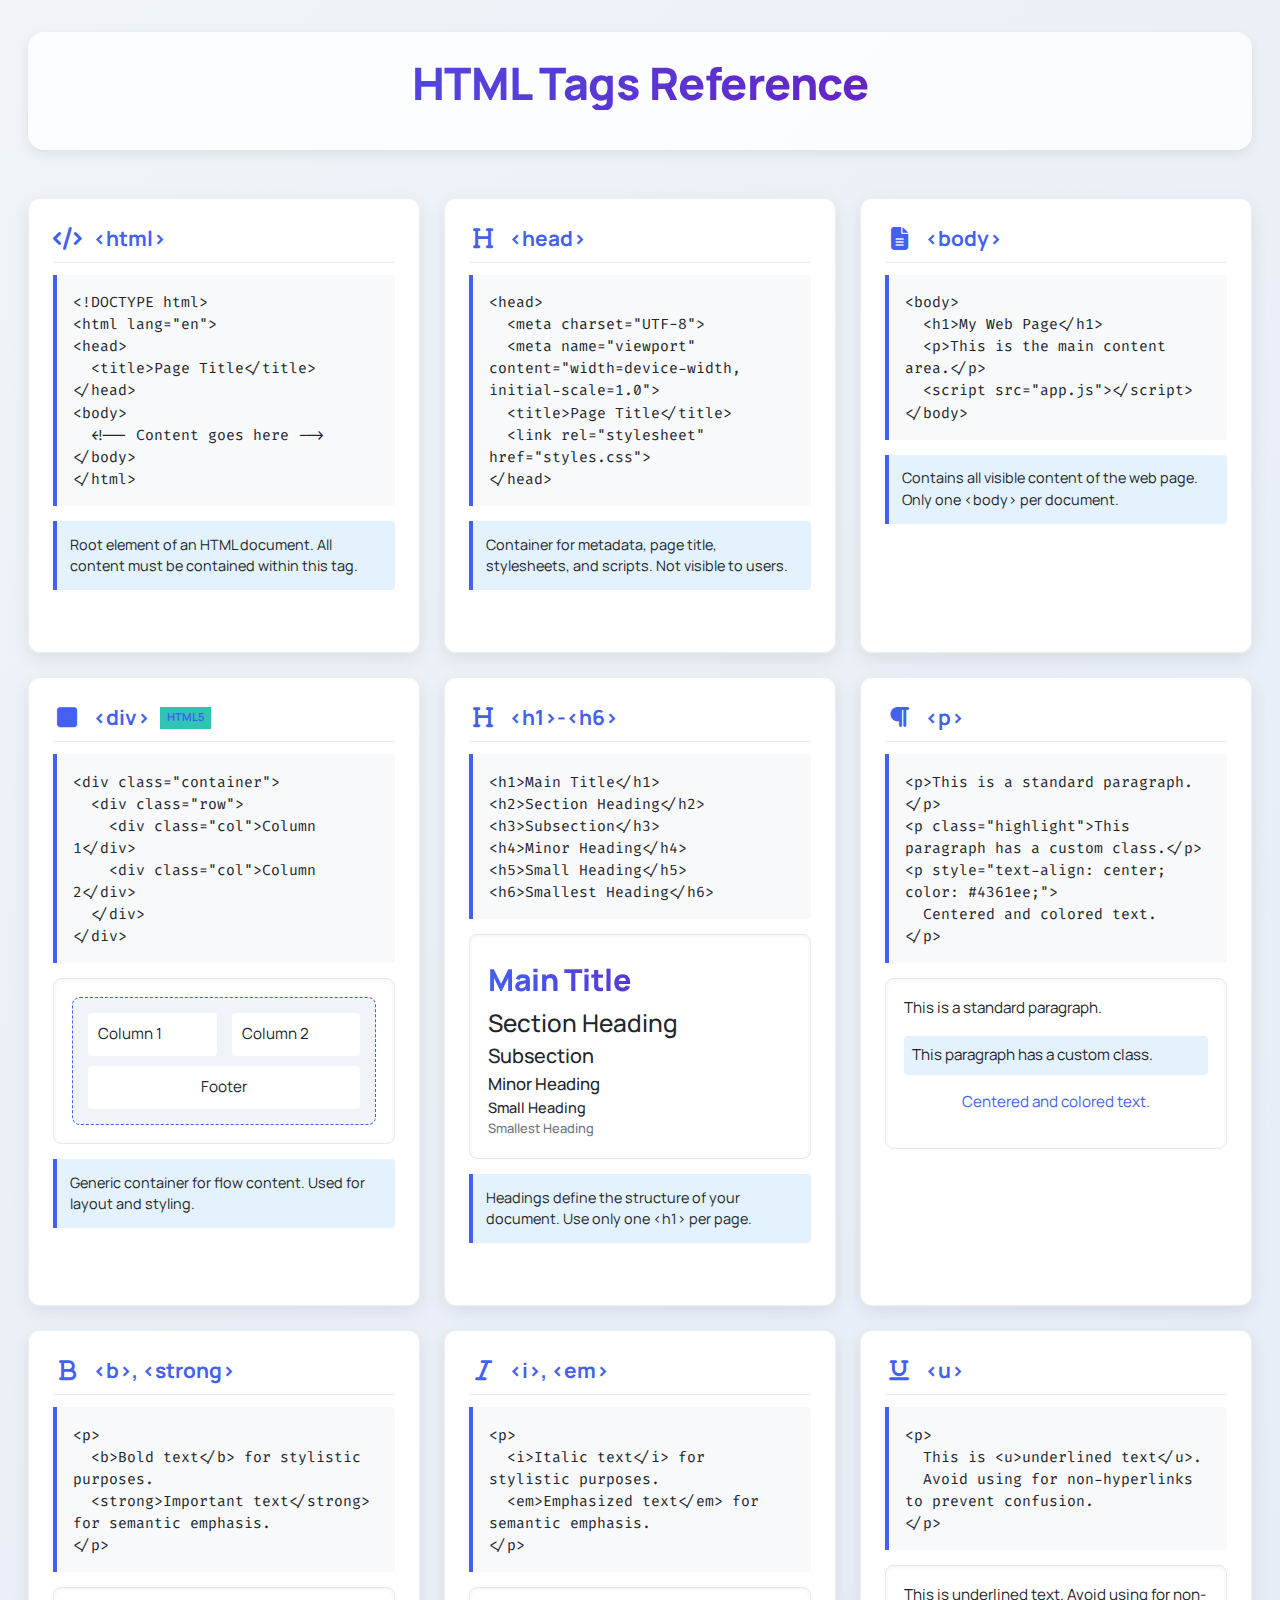
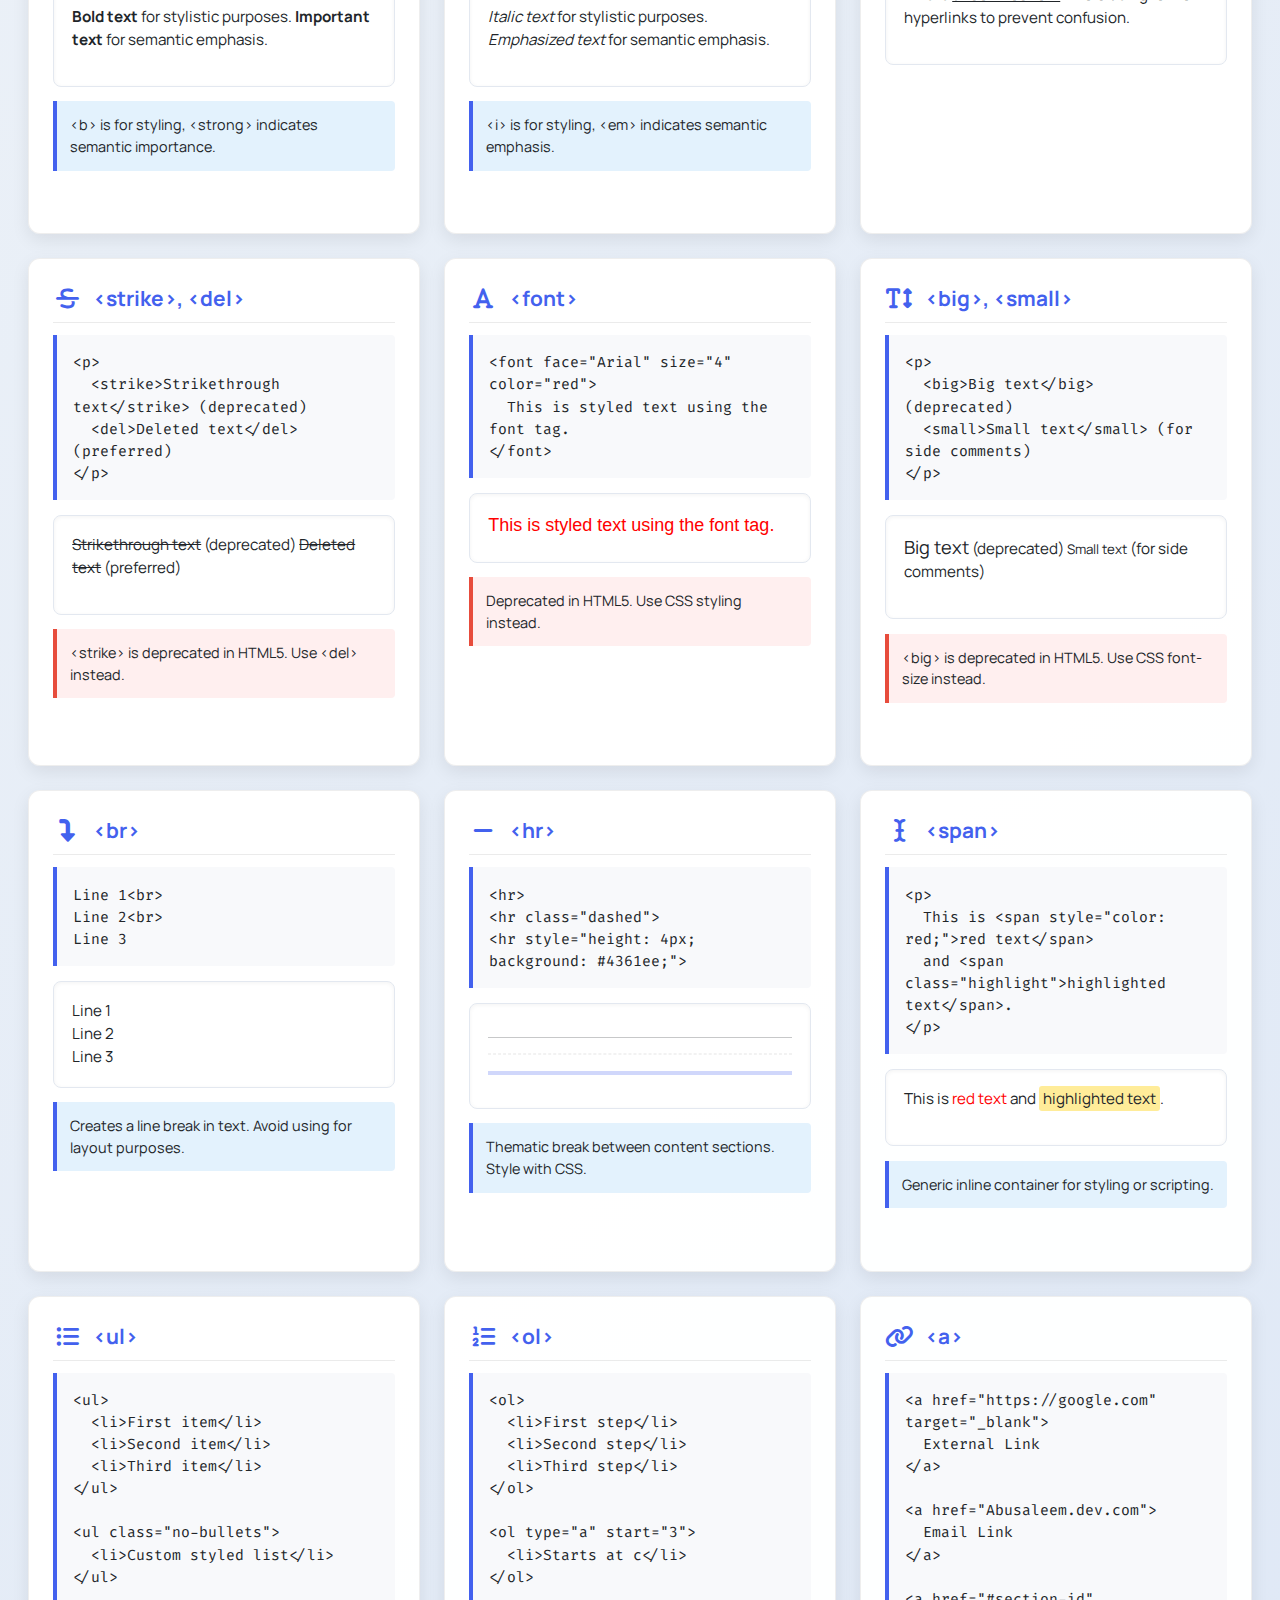
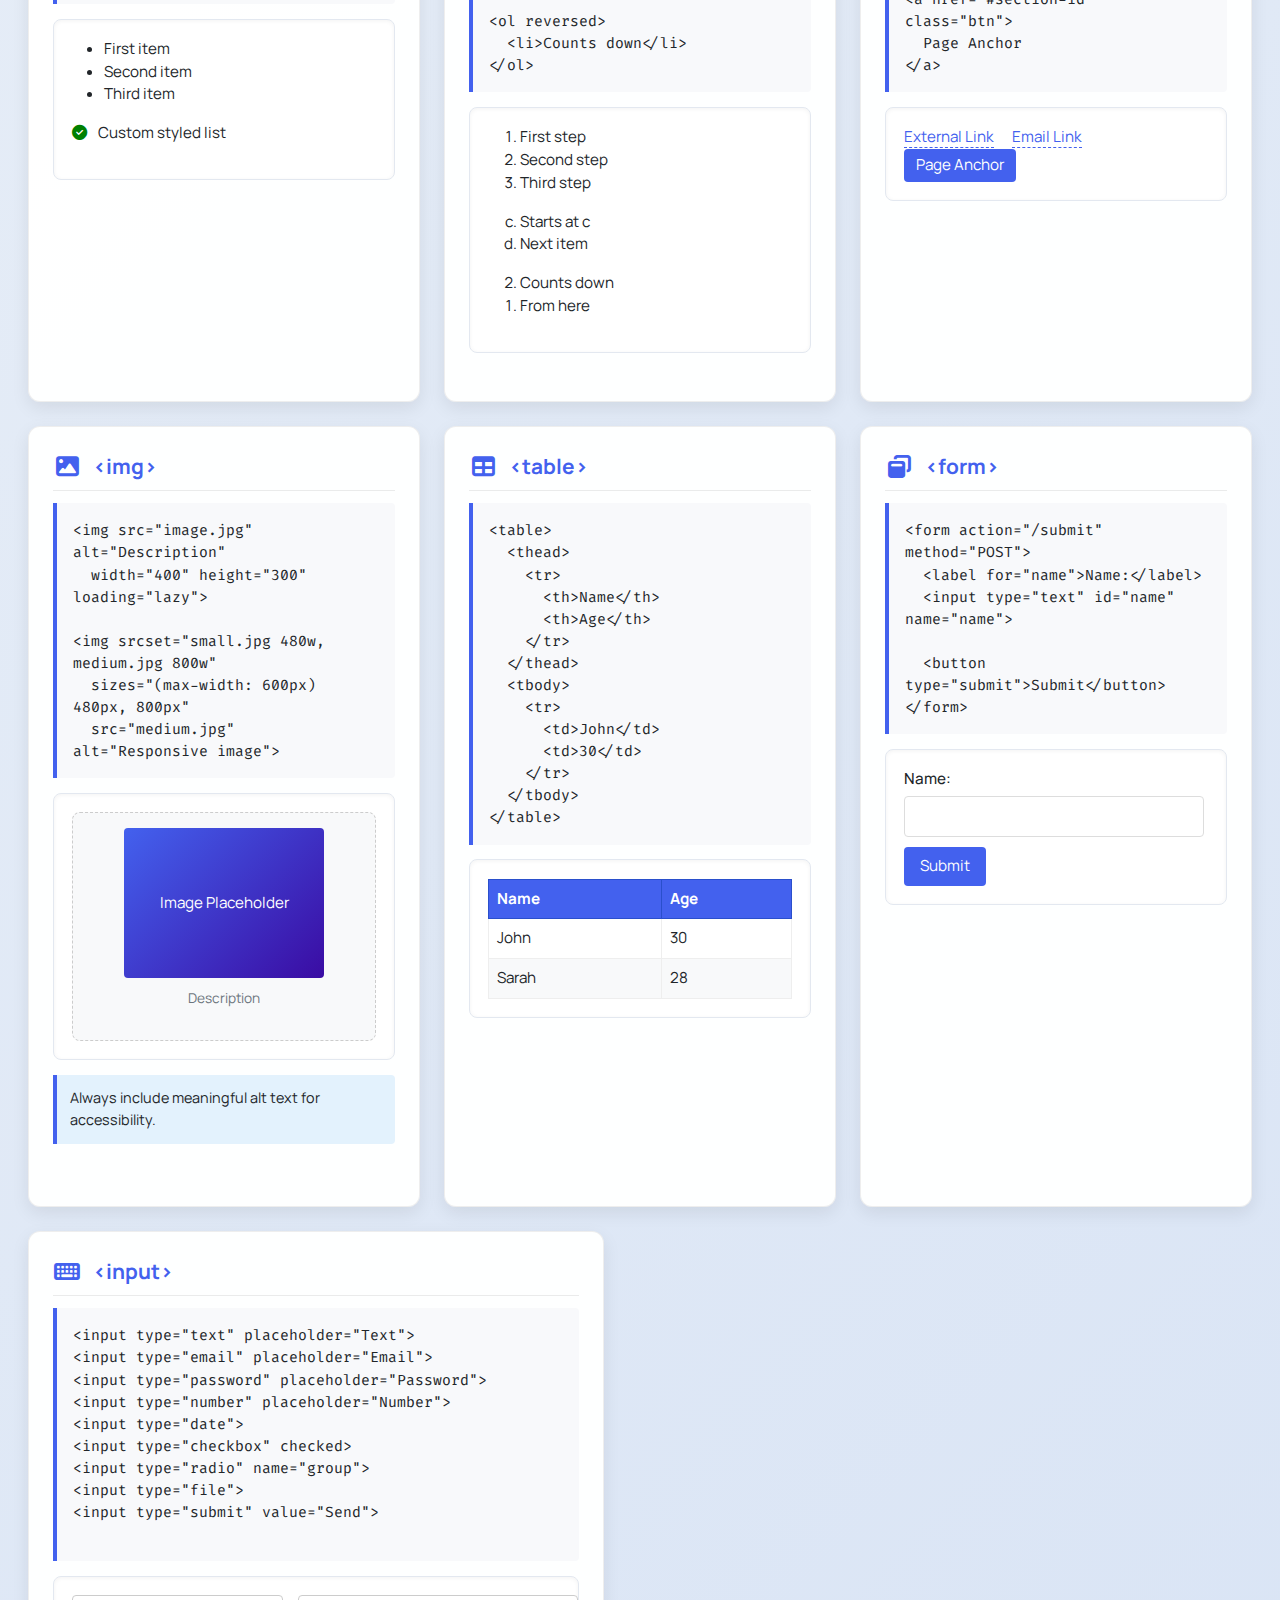
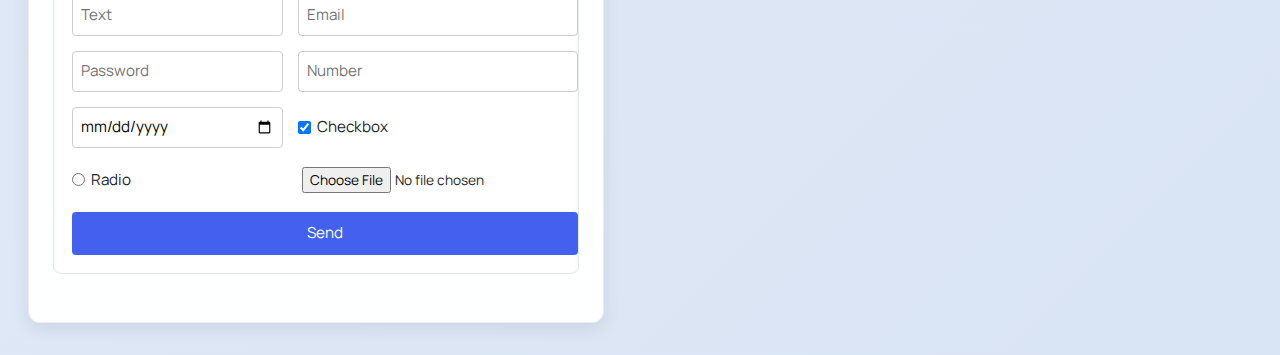
<file: exp1.html>
<!DOCTYPE html>
<html lang="en">

<head>
    <meta charset="UTF-8">
    <meta name="viewport" content="width=device-width, initial-scale=1.0">
    <title>Complete HTML Tags Reference</title>
    <link href="https://cdn.jsdelivr.net/npm/bootstrap@5.3.0/dist/css/bootstrap.min.css" rel="stylesheet">
    <link
        href="https://fonts.googleapis.com/css2?family=Manrope:wght@400;500;700&family=Fira+Code:wght@400;500&display=swap"
        rel="stylesheet">
    <link rel="stylesheet" href="https://cdnjs.cloudflare.com/ajax/libs/font-awesome/6.4.0/css/all.min.css">

    <style>
        :root {
            --primary-color: #4361ee;
            --secondary-color: #3a0ca3;
            --accent-color: #7209b7;
            --light-color: #f8f9fa;
            --dark-color: #212529;
            --success-color: #2ec4b6;
            --warning-color: #ff9f1c;
        }

        * {
            box-sizing: border-box;
        }

        body {
            background: linear-gradient(135deg, #f0f4f8 0%, #d9e4f5 100%);
            font-family: 'Manrope', sans-serif;
            padding: 2rem 1rem;
            color: var(--dark-color);
            min-height: 100vh;
        }

        .container {
            max-width: 1400px;
            margin: 0 auto;
        }

        .header {
            text-align: center;
            margin-bottom: 3rem;
            padding: 1.5rem;
            background: rgba(255, 255, 255, 0.8);
            border-radius: 16px;
            box-shadow: 0 4px 12px rgba(0, 0, 0, 0.08);
        }

        h1 {
            font-weight: 800;
            font-size: 2.8rem;
            margin-bottom: 1rem;
            background: linear-gradient(to right, var(--primary-color), var(--accent-color));
            -webkit-background-clip: text;
            -webkit-text-fill-color: transparent;
            background-clip: text;
            letter-spacing: -0.5px;
        }

        .subtitle {
            color: #5a6268;
            font-size: 1.15rem;
            max-width: 800px;
            margin: 0 auto;
            line-height: 1.6;
        }

        .search-container {
            max-width: 600px;
            margin: 1.5rem auto 0;
        }

        .tag-category {
            margin-top: 3rem;
            margin-bottom: 1.5rem;
            padding: 0.75rem 1.25rem;
            background: linear-gradient(45deg, var(--primary-color), var(--secondary-color));
            color: white;
            border-radius: 8px;
            font-weight: 700;
            font-size: 1.35rem;
            box-shadow: 0 4px 8px rgba(0, 0, 0, 0.1);
            display: flex;
            align-items: center;
        }

        .tag-category i {
            margin-right: 12px;
            font-size: 1.2rem;
        }

        .glass-card {
            background: rgba(255, 255, 255, 0.97);
            border-radius: 12px;
            box-shadow: 0 6px 18px rgba(0, 0, 0, 0.08);
            border: 1px solid rgba(200, 200, 200, 0.3);
            padding: 1.5em;
            margin-bottom: 1.5rem;
            transition: all 0.3s ease;
            height: 100%;
            overflow: hidden;
            position: relative;
        }

        .glass-card:hover {
            transform: translateY(-7px);
            box-shadow: 0 14px 28px rgba(0, 0, 0, 0.15);
        }

        .card-title {
            font-size: 1.3rem;
            font-weight: 700;
            color: var(--primary-color);
            margin-bottom: 0.75rem;
            display: flex;
            align-items: center;
            padding-bottom: 8px;
            border-bottom: 1px solid rgba(0, 0, 0, 0.08);
        }

        .card-title i {
            margin-right: 12px;
            font-size: 1.1em;
            width: 28px;
            text-align: center;
        }

        pre {
            font-family: 'Fira Code', monospace;
            background: #f8f9fb;
            border-left: 4px solid var(--primary-color);
            padding: 1.1em;
            margin-bottom: 1em;
            font-size: 0.92rem;
            white-space: pre-wrap;
            border-radius: 0 4px 4px 0;
            overflow-x: auto;
            line-height: 1.5;
            tab-size: 2;
        }

        .output-box {
            background: #ffffff;
            border: 1px solid #e3e8f0;
            border-radius: 8px;
            padding: 1.2em;
            font-size: 0.95rem;
            box-shadow: inset 0 1px 4px rgba(0, 0, 0, 0.05);
            min-height: 70px;
            margin-top: 0.8rem;
        }

        

        

        .note {
            background-color: #e3f2fd;
            border-left: 4px solid var(--primary-color);
            padding: 0.9em;
            margin: 1em 0;
            font-size: 0.9rem;
            border-radius: 0 4px 4px 0;
            line-height: 1.5;
        }

        .deprecated {
            background-color: #ffefef;
            border-left: 4px solid #e74c3c;
        }

        .footer {
            text-align: center;
            margin-top: 4rem;
            padding: 2rem;
            color: #6c757d;
            font-size: 0.95rem;
            background: rgba(255, 255, 255, 0.8);
            border-radius: 16px;
            box-shadow: 0 4px 12px rgba(0, 0, 0, 0.06);
        }

        .tag-count {
            display: inline-block;
            background: var(--primary-color);
            color: white;
            padding: 0.25em 0.8em;
            border-radius: 20px;
            font-size: 0.9rem;
            margin-left: 10px;
            vertical-align: middle;
        }

        .badge-new {
            background: var(--success-color);
            font-size: 0.7rem;
            padding: 0.25em 0.6em;
            margin-left: 10px;
            vertical-align: super;
        }

        .badge-deprecated {
            background: #e74c3c;
            font-size: 0.7rem;
            padding: 0.25em 0.6em;
            margin-left: 10px;
            vertical-align: super;
        }

        .scroll-top {
            position: fixed;
            bottom: 30px;
            right: 30px;
            width: 50px;
            height: 50px;
            background: var(--primary-color);
            color: white;
            border-radius: 50%;
            display: flex;
            align-items: center;
            justify-content: center;
            cursor: pointer;
            box-shadow: 0 4px 10px rgba(0, 0, 0, 0.2);
            opacity: 0;
            transition: opacity 0.3s;
            z-index: 1000;
        }

        .scroll-top.show {
            opacity: 1;
        }

        @media (max-width: 992px) {
            h1 {
                font-size: 2.3rem;
            }

            .subtitle {
                font-size: 1.05rem;
            }
        }

        @media (max-width: 768px) {
            body {
                padding: 1rem;
            }

            h1 {
                font-size: 2rem;
            }

            .tag-category {
                font-size: 1.2rem;
            }
        }
    </style>
</head>

<body>
    <div class="container">
        <div class="header">
            <h1>HTML Tags Reference</h1>


        </div>

        <div class="row row-cols-1 row-cols-md-2 row-cols-lg-3 g-4">


            <!-- HTML -->
            <div class="col">
                <div class="glass-card">
                    <div class="card-title"><i class="fas fa-code"></i> &lt;html&gt;</div>
                    <pre>&lt;!DOCTYPE html&gt;
&lt;html lang="en"&gt;
&lt;head&gt;
  &lt;title&gt;Page Title&lt;/title&gt;
&lt;/head&gt;
&lt;body&gt;
  &lt;!-- Content goes here --&gt;
&lt;/body&gt;
&lt;/html&gt;</pre>
                   
                    <div class="note">Root element of an HTML document. All content must be contained within this tag.
                    </div>
                </div>
            </div>

            <!-- Head -->
            <div class="col">
                <div class="glass-card">
                    <div class="card-title"><i class="fas fa-heading"></i> &lt;head&gt;</div>
                    <pre>&lt;head&gt;
  &lt;meta charset="UTF-8"&gt;
  &lt;meta name="viewport" content="width=device-width, initial-scale=1.0"&gt;
  &lt;title&gt;Page Title&lt;/title&gt;
  &lt;link rel="stylesheet" href="styles.css"&gt;
&lt;/head&gt;</pre>
                    <div class="note">Container for metadata, page title, stylesheets, and scripts. Not visible to
                        users.</div>
                </div>
            </div>

            <!-- Body -->
            <div class="col">
                <div class="glass-card">
                    <div class="card-title"><i class="fas fa-file-alt"></i> &lt;body&gt;</div>
                    <pre>&lt;body&gt;
  &lt;h1&gt;My Web Page&lt;/h1&gt;
  &lt;p&gt;This is the main content area.&lt;/p&gt;
  &lt;script src="app.js"&gt;&lt;/script&gt;
&lt;/body&gt;</pre>
                    <div class="note">Contains all visible content of the web page. Only one &lt;body&gt; per document.
                    </div>
                </div>
            </div>

            <!-- Div -->
            <div class="col">
                <div class="glass-card">
                    <div class="card-title"><i class="fas fa-square"></i> &lt;div&gt; <span
                            class="badge-new">HTML5</span></div>
                    <pre>&lt;div class="container"&gt;
  &lt;div class="row"&gt;
    &lt;div class="col"&gt;Column 1&lt;/div&gt;
    &lt;div class="col"&gt;Column 2&lt;/div&gt;
  &lt;/div&gt;
&lt;/div&gt;</pre>
                    
                    <div class="output-box">
                        <div
                            style="background: #f0f4f8; padding: 15px; border-radius: 8px; border: 1px dashed #4361ee;">
                            <div style="display: flex; gap: 15px; margin-bottom: 10px;">
                                <div style="flex: 1; background: white; padding: 10px; border-radius: 4px;">Column 1
                                </div>
                                <div style="flex: 1; background: white; padding: 10px; border-radius: 4px;">Column 2
                                </div>
                            </div>
                            <div style="background: white; padding: 10px; border-radius: 4px; text-align: center;">
                                Footer</div>
                        </div>
                    </div>
                    <div class="note">Generic container for flow content. Used for layout and styling.</div>
                </div>
            </div>


            <!-- Headings -->
            <div class="col">
                <div class="glass-card">
                    <div class="card-title"><i class="fas fa-heading"></i> &lt;h1&gt;-&lt;h6&gt;</div>
                    <pre>&lt;h1&gt;Main Title&lt;/h1&gt;
&lt;h2&gt;Section Heading&lt;/h2&gt;
&lt;h3&gt;Subsection&lt;/h3&gt;
&lt;h4&gt;Minor Heading&lt;/h4&gt;
&lt;h5&gt;Small Heading&lt;/h5&gt;
&lt;h6&gt;Smallest Heading&lt;/h6&gt;</pre>
                    <div class="output-box">
                        <h1 style="font-size: 2em; margin: 0.3em 0; color: var(--primary-color);">Main Title</h1>
                        <h2 style="font-size: 1.6em; margin: 0.3em 0;">Section Heading</h2>
                        <h3 style="font-size: 1.3em; margin: 0.3em 0;">Subsection</h3>
                        <h4 style="font-size: 1.1em; margin: 0.3em 0;">Minor Heading</h4>
                        <h5 style="font-size: 0.95em; margin: 0.3em 0;">Small Heading</h5>
                        <h6 style="font-size: 0.85em; margin: 0.3em 0; color: #6c757d;">Smallest Heading</h6>
                    </div>
                    <div class="note">Headings define the structure of your document. Use only one &lt;h1&gt; per page.
                    </div>
                </div>
            </div>

            <!-- Paragraph -->
            <div class="col">
                <div class="glass-card">
                    <div class="card-title"><i class="fas fa-paragraph"></i> &lt;p&gt;</div>
                    <pre>&lt;p&gt;This is a standard paragraph.&lt;/p&gt;
&lt;p class="highlight"&gt;This paragraph has a custom class.&lt;/p&gt;
&lt;p style="text-align: center; color: #4361ee;"&gt;
  Centered and colored text.
&lt;/p&gt;</pre>
                   
                    <div class="output-box">
                        <p>This is a standard paragraph.</p>
                        <p style="background-color: #e3f2fd; padding: 8px; border-radius: 4px;">This paragraph has a
                            custom class.</p>
                        <p style="text-align: center; color: #4361ee;">Centered and colored text.</p>
                    </div>
                </div>
            </div>

            <!-- Bold -->
            <div class="col">
                <div class="glass-card">
                    <div class="card-title"><i class="fas fa-bold"></i> &lt;b&gt;, &lt;strong&gt;</div>
                    <pre>&lt;p&gt;
  &lt;b&gt;Bold text&lt;/b&gt; for stylistic purposes. 
  &lt;strong&gt;Important text&lt;/strong&gt; for semantic emphasis.
&lt;/p&gt;</pre>
                    <div class="output-box">
                        <p><b>Bold text</b> for stylistic purposes. <strong>Important text</strong> for semantic
                            emphasis.</p>
                    </div>
                    <div class="note">&lt;b&gt; is for styling, &lt;strong&gt; indicates semantic importance.</div>
                </div>
            </div>

            <!-- Italic -->
            <div class="col">
                <div class="glass-card">
                    <div class="card-title"><i class="fas fa-italic"></i> &lt;i&gt;, &lt;em&gt;</div>
                    <pre>&lt;p&gt;
  &lt;i&gt;Italic text&lt;/i&gt; for stylistic purposes. 
  &lt;em&gt;Emphasized text&lt;/em&gt; for semantic emphasis.
&lt;/p&gt;</pre>
                    <div class="output-box">
                        <p><i>Italic text</i> for stylistic purposes. <em>Emphasized text</em> for semantic emphasis.
                        </p>
                    </div>
                    <div class="note">&lt;i&gt; is for styling, &lt;em&gt; indicates semantic emphasis.</div>
                </div>
            </div>

            <!-- Underline -->
            <div class="col">
                <div class="glass-card">
                    <div class="card-title"><i class="fas fa-underline"></i> &lt;u&gt;</div>
                    <pre>&lt;p&gt;
  This is &lt;u&gt;underlined text&lt;/u&gt;. 
  Avoid using for non-hyperlinks to prevent confusion.
&lt;/p&gt;</pre>
                    <div class="output-box">
                        <p>This is <u>underlined text</u>. Avoid using for non-hyperlinks to prevent confusion.</p>
                    </div>
                </div>
            </div>

            <!-- Strike -->
            <div class="col">
                <div class="glass-card">
                    <div class="card-title"><i class="fas fa-strikethrough"></i> &lt;strike&gt;, &lt;del&gt;</div>
                    <pre>&lt;p&gt;
  &lt;strike&gt;Strikethrough text&lt;/strike&gt; (deprecated)
  &lt;del&gt;Deleted text&lt;/del&gt; (preferred)
&lt;/p&gt;</pre>
                    <div class="output-box">
                        <p><strike>Strikethrough text</strike> (deprecated) <del>Deleted text</del> (preferred)</p>
                    </div>
                    <div class="note deprecated">&lt;strike&gt; is deprecated in HTML5. Use &lt;del&gt; instead.</div>
                </div>
            </div>

            <!-- Font -->
            <div class="col">
                <div class="glass-card">
                    <div class="card-title"><i class="fas fa-font"></i> &lt;font&gt;</div>
                    <pre>&lt;font face="Arial" size="4" color="red"&gt;
  This is styled text using the font tag.
&lt;/font&gt;</pre>
                   

                    <div class="output-box">
                        <font face="Arial" size="4" color="red">This is styled text using the font tag.</font>
                    </div>
                    <div class="note deprecated">Deprecated in HTML5. Use CSS styling instead.</div>
                </div>
            </div>

            <!-- Big/Small -->
            <div class="col">
                <div class="glass-card">
                    <div class="card-title"><i class="fas fa-text-height"></i> &lt;big&gt;, &lt;small&gt;</div>
                    <pre>&lt;p&gt;
  &lt;big&gt;Big text&lt;/big&gt; (deprecated)
  &lt;small&gt;Small text&lt;/small&gt; (for side comments)
&lt;/p&gt;</pre>
                    <div class="output-box">
                        <p><big>Big text</big> (deprecated) <small>Small text</small> (for side comments)</p>
                    </div>
                    <div class="note deprecated">&lt;big&gt; is deprecated in HTML5. Use CSS font-size instead.</div>
                </div>
            </div>

            <!-- Line Break -->
            <div class="col">
                <div class="glass-card">
                    <div class="card-title"><i class="fas fa-level-down-alt"></i> &lt;br&gt;</div>
                    <pre>Line 1&lt;br&gt;
Line 2&lt;br&gt;
Line 3</pre>
                    <div class="output-box">Line 1<br>Line 2<br>Line 3</div>
                    <div class="note">Creates a line break in text. Avoid using for layout purposes.</div>
                </div>
            </div>

            <!-- Horizontal Rule -->
            <div class="col">
                <div class="glass-card">
                    <div class="card-title"><i class="fas fa-minus"></i> &lt;hr&gt;</div>
                    <pre>&lt;hr&gt;
&lt;hr class="dashed"&gt;
&lt;hr style="height: 4px; background: #4361ee;"&gt;</pre>
                    
                    <div class="output-box">
                        <hr style="margin: 1em 0;">
                        <hr style="border: 1px dashed #ccc; margin: 1em 0;">
                        <hr style="height: 4px; background: #4361ee; border: none; margin: 1em 0;">
                    </div>
                    <div class="note">Thematic break between content sections. Style with CSS.</div>
                </div>
            </div>

            <!-- Span -->
            <div class="col">
                <div class="glass-card">
                    <div class="card-title"><i class="fas fa-i-cursor"></i> &lt;span&gt;</div>
                    <pre>&lt;p&gt;
  This is &lt;span style="color: red;"&gt;red text&lt;/span&gt; 
  and &lt;span class="highlight"&gt;highlighted text&lt;/span&gt;.
&lt;/p&gt;</pre>
                        
                    <div class="output-box">
                        <p>This is <span style="color: red;">red text</span> and <span
                                style="background-color: #ffec99; padding: 2px 4px; border-radius: 3px;">highlighted
                                text</span>.</p>
                    </div>
                    <div class="note">Generic inline container for styling or scripting.</div>
                </div>
            </div>


            <!-- Unordered List -->
            <div class="col">
                <div class="glass-card">
                    <div class="card-title"><i class="fas fa-list-ul"></i> &lt;ul&gt;</div>
                    <pre>&lt;ul&gt;
  &lt;li&gt;First item&lt;/li&gt;
  &lt;li&gt;Second item&lt;/li&gt;
  &lt;li&gt;Third item&lt;/li&gt;
&lt;/ul&gt;

&lt;ul class="no-bullets"&gt;
  &lt;li&gt;Custom styled list&lt;/li&gt;
&lt;/ul&gt;</pre>
                   
                    <div class="output-box">
                        <ul style="margin-top: 0;">
                            <li>First item</li>
                            <li>Second item</li>
                            <li>Third item</li>
                        </ul>
                        <ul style="list-style: none; padding-left: 0; margin-top: 0;">
                            <li><i class="fas fa-check-circle" style="color: green; margin-right: 8px;"></i> Custom
                                styled list</li>
                        </ul>
                    </div>
                </div>
            </div>

            <!-- Ordered List -->
            <div class="col">
                <div class="glass-card">
                    <div class="card-title"><i class="fas fa-list-ol"></i> &lt;ol&gt;</div>
                    <pre>&lt;ol&gt;
  &lt;li&gt;First step&lt;/li&gt;
  &lt;li&gt;Second step&lt;/li&gt;
  &lt;li&gt;Third step&lt;/li&gt;
&lt;/ol&gt;

&lt;ol type="a" start="3"&gt;
  &lt;li&gt;Starts at c&lt;/li&gt;
&lt;/ol&gt;

&lt;ol reversed&gt;
  &lt;li&gt;Counts down&lt;/li&gt;
&lt;/ol&gt;</pre>
                    
                    <div class="output-box">
                        <ol style="margin-top: 0;">
                            <li>First step</li>
                            <li>Second step</li>
                            <li>Third step</li>
                        </ol>
                        <ol type="a" start="3" style="margin-top: 0;">
                            <li>Starts at c</li>
                            <li>Next item</li>
                        </ol>
                        <ol reversed style="margin-top: 0;">
                            <li>Counts down</li>
                            <li>From here</li>
                        </ol>
                    </div>
                </div>
            </div>


            <!-- Anchor -->
            <div class="col">
                <div class="glass-card">
                    <div class="card-title"><i class="fas fa-link"></i> &lt;a&gt;</div>
                    <pre>&lt;a href="https://google.com" target="_blank"&gt;
  External Link
&lt;/a&gt;

&lt;a href="Abusaleem.dev.com"&gt;
  Email Link
&lt;/a&gt;

&lt;a href="#section-id" class="btn"&gt;
  Page Anchor
&lt;/a&gt;</pre>
                    
                    <div class="output-box">
                        <a href="https://gmail.com" target="_blank"
                            style="color: #4361ee; text-decoration: none; border-bottom: 1px dashed #4361ee; margin-right: 15px;">External
                            Link</a>
                        <a href="Abusaleem.dev@gmail.com"
                            style="color: #4361ee; text-decoration: none; border-bottom: 1px dashed #4361ee; margin-right: 15px;">Email
                            Link</a>
                        <a href="#section-id"
                            style="display: inline-block; background: #4361ee; color: white; padding: 5px 12px; border-radius: 4px; text-decoration: none;">Page
                            Anchor</a>
                    </div>
                </div>
            </div>

            <!-- Image -->
            <div class="col">
                <div class="glass-card">
                    <div class="card-title"><i class="fas fa-image"></i> &lt;img&gt;</div>
                    <pre>&lt;img src="image.jpg" alt="Description" 
  width="400" height="300" loading="lazy"&gt;
  
&lt;img srcset="small.jpg 480w, medium.jpg 800w"
  sizes="(max-width: 600px) 480px, 800px"
  src="medium.jpg" alt="Responsive image"&gt;</pre>
                  
                    <div class="output-box">
                        <div
                            style="background: #f8f9fa; border: 1px dashed #ccc; border-radius: 8px; padding: 15px; text-align: center;">
                            <div
                                style="margin: 0 auto; width: 200px; height: 150px; background: linear-gradient(135deg, #4361ee, #3a0ca3); border-radius: 4px; display: flex; align-items: center; justify-content: center; color: white;">
                                Image Placeholder
                            </div>
                            <p style="margin-top: 10px; font-size: 0.9em; color: #6c757d;">Description</p>
                        </div>
                    </div>
                    <div class="note">Always include meaningful alt text for accessibility.</div>
                </div>
            </div>


            <!-- Table -->
            <div class="col">
                <div class="glass-card">
                    <div class="card-title"><i class="fas fa-table"></i> &lt;table&gt;</div>
                    <pre>&lt;table&gt;
  &lt;thead&gt;
    &lt;tr&gt;
      &lt;th&gt;Name&lt;/th&gt;
      &lt;th&gt;Age&lt;/th&gt;
    &lt;/tr&gt;
  &lt;/thead&gt;
  &lt;tbody&gt;
    &lt;tr&gt;
      &lt;td&gt;John&lt;/td&gt;
      &lt;td&gt;30&lt;/td&gt;
    &lt;/tr&gt;
  &lt;/tbody&gt;
&lt;/table&gt;</pre>
                    
                    <div class="output-box">
                        <table style="width: 100%; border-collapse: collapse;">
                            <thead>
                                <tr style="background-color: #4361ee; color: white;">
                                    <th style="padding: 8px; border: 1px solid #2a4fcc;">Name</th>
                                    <th style="padding: 8px; border: 1px solid #2a4fcc;">Age</th>
                                </tr>
                            </thead>
                            <tbody>
                                <tr>
                                    <td style="padding: 8px; border: 1px solid #eee;">John</td>
                                    <td style="padding: 8px; border: 1px solid #eee;">30</td>
                                </tr>
                                <tr style="background-color: #f8f9fa;">
                                    <td style="padding: 8px; border: 1px solid #eee;">Sarah</td>
                                    <td style="padding: 8px; border: 1px solid #eee;">28</td>
                                </tr>
                            </tbody>
                        </table>
                    </div>
                </div>
            </div>


            <!-- Form -->
            <div class="col">
                <div class="glass-card">
                    <div class="card-title"><i class="fas fa-window-restore"></i> &lt;form&gt;</div>
                    <pre>&lt;form action="/submit" method="POST"&gt;
  &lt;label for="name"&gt;Name:&lt;/label&gt;
  &lt;input type="text" id="name" name="name"&gt;
  
  &lt;button type="submit"&gt;Submit&lt;/button&gt;
&lt;/form&gt;</pre>
                    
                    <div class="output-box">
                        <form style="max-width: 300px;">
                            <div style="margin-bottom: 10px;">
                                <label for="name"
                                    style="display: block; margin-bottom: 5px; font-weight: 500;">Name:</label>
                                <input type="text" id="name" name="name"
                                    style="width: 100%; padding: 8px; border: 1px solid #ddd; border-radius: 4px;">
                            </div>
                            <button type="submit"
                                style="background: #4361ee; color: white; border: none; padding: 8px 16px; border-radius: 4px; cursor: pointer;">Submit</button>
                        </form>
                    </div>
                </div>
            </div>

            <!-- Input -->
            <div class="col" style="width:600px;">
                <div class="glass-card">
                    <div class="card-title">
                        <i class="fas fa-keyboard"></i> &lt;input&gt;
                    </div>
                    <pre>
&lt;input type="text" placeholder="Text"&gt;
&lt;input type="email" placeholder="Email"&gt;
&lt;input type="password" placeholder="Password"&gt;
&lt;input type="number" placeholder="Number"&gt;
&lt;input type="date"&gt;
&lt;input type="checkbox" checked&gt;
&lt;input type="radio" name="group"&gt;
&lt;input type="file"&gt;
&lt;input type="submit" value="Send"&gt;
    </pre>

                    

                    <div class="output-box">
                        <form style="display: grid; grid-template-columns: repeat(2, 1fr); gap: 15px;">
                            <input type="text" placeholder="Text"
                                style="padding: 8px; border: 1px solid #ccc; border-radius: 4px;">
                            <input type="email" placeholder="Email"
                                style="padding: 8px; border: 1px solid #ccc; border-radius: 4px;">
                            <input type="password" placeholder="Password"
                                style="padding: 8px; border: 1px solid #ccc; border-radius: 4px;">
                            <input type="number" placeholder="Number"
                                style="padding: 8px; border: 1px solid #ccc; border-radius: 4px;">
                            <input type="date" style="padding: 8px; border: 1px solid #ccc; border-radius: 4px;">

                            <label style="display: flex; align-items: center; gap: 6px;">
                                <input type="checkbox" checked> Checkbox
                            </label>

                            <label style="display: flex; align-items: center; gap: 6px;">
                                <input type="radio" name="group"> Radio
                            </label>

                            <input type="file" style="padding: 4px; font-size: 0.9em;" />

                            <input type="submit" value="Send"
                                style="grid-column: span 2; background-color: #4361ee; color: white; padding: 10px; border: none; border-radius: 4px; cursor: pointer;">
                        </form>
                    </div>
                </div>
            </div>

        </div>



        <div class="scroll-top" id="scrollTop">
            <i class="fas fa-arrow-up"></i>
        </div>

        <script>
            // Scroll to top functionality
            const scrollTopBtn = document.getElementById('scrollTop');

            window.addEventListener('scroll', () => {
                if (window.pageYOffset > 300) {
                    scrollTopBtn.classList.add('show');
                } else {
                    scrollTopBtn.classList.remove('show');
                }
            });

            scrollTopBtn.addEventListener('click', () => {
                window.scrollTo({
                    top: 0,
                    behavior: 'smooth'
                });
            });
        </script>
</body>

</html>
</file>
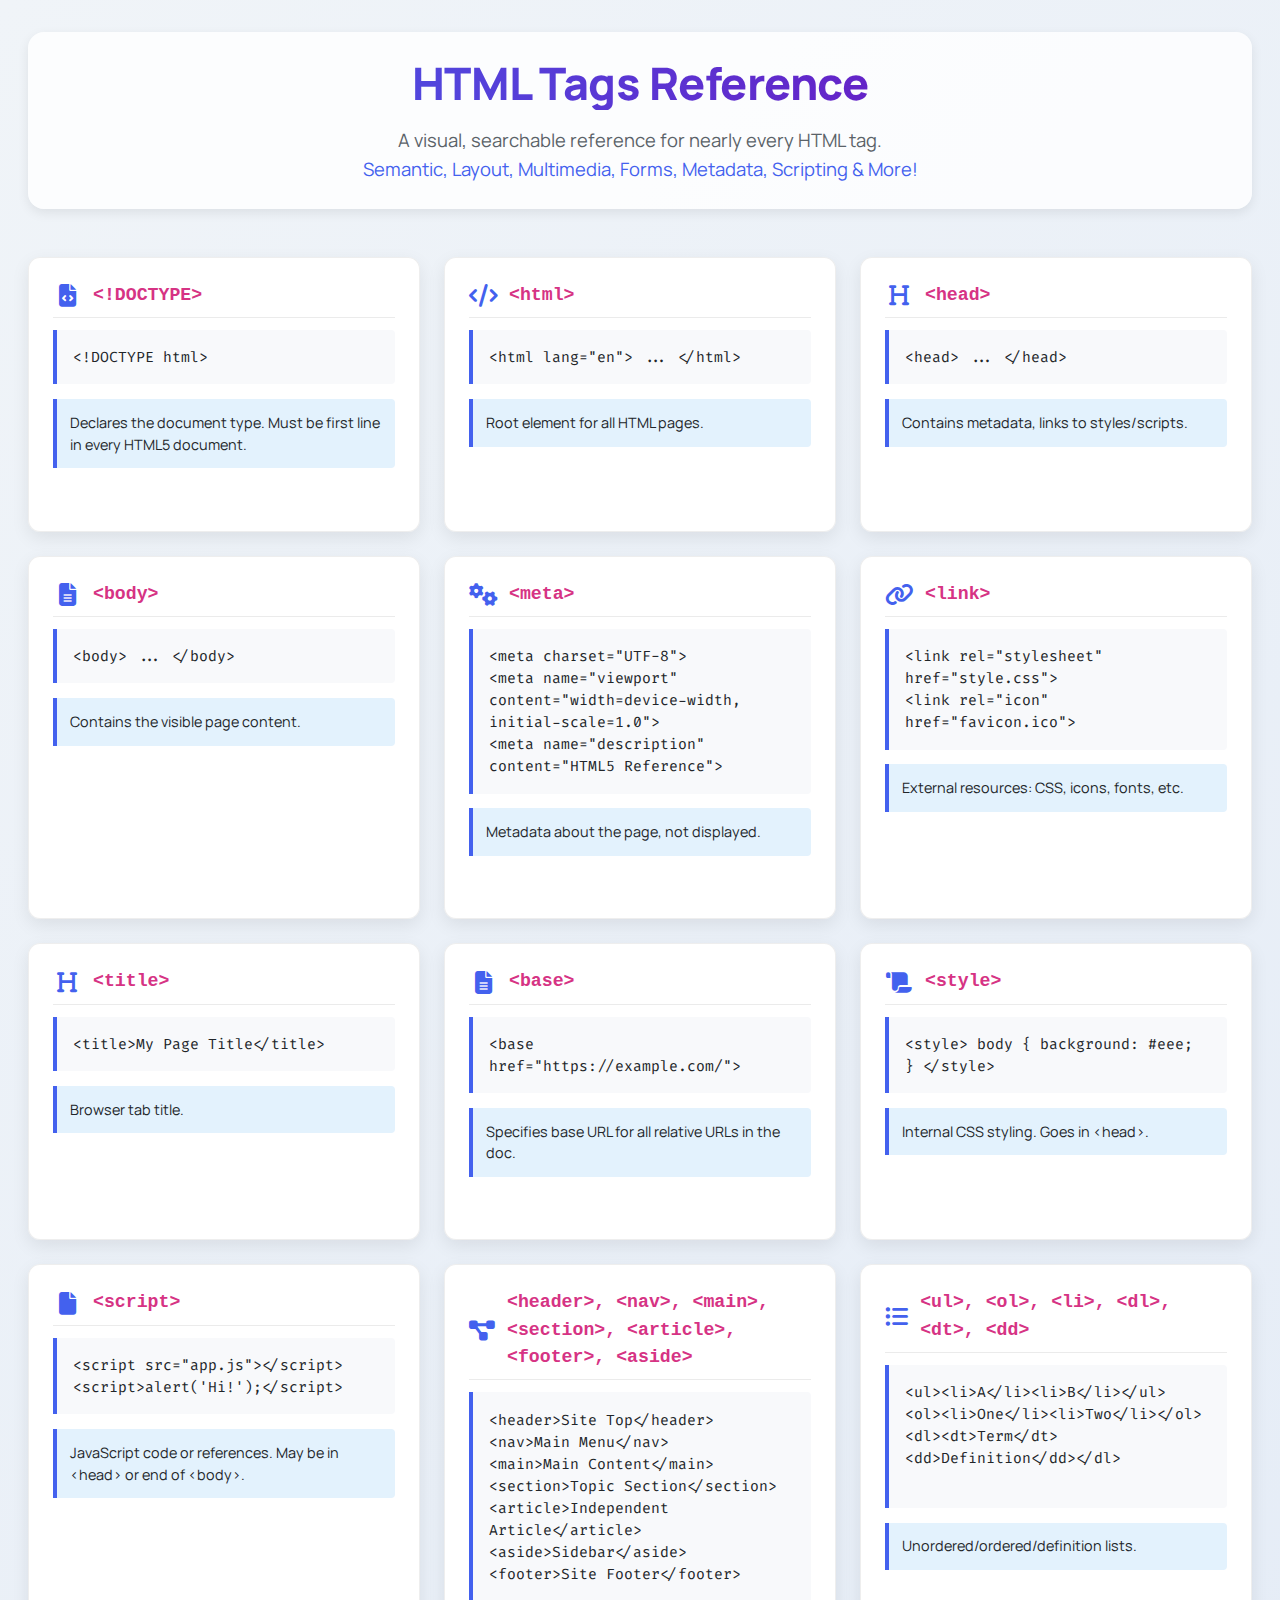
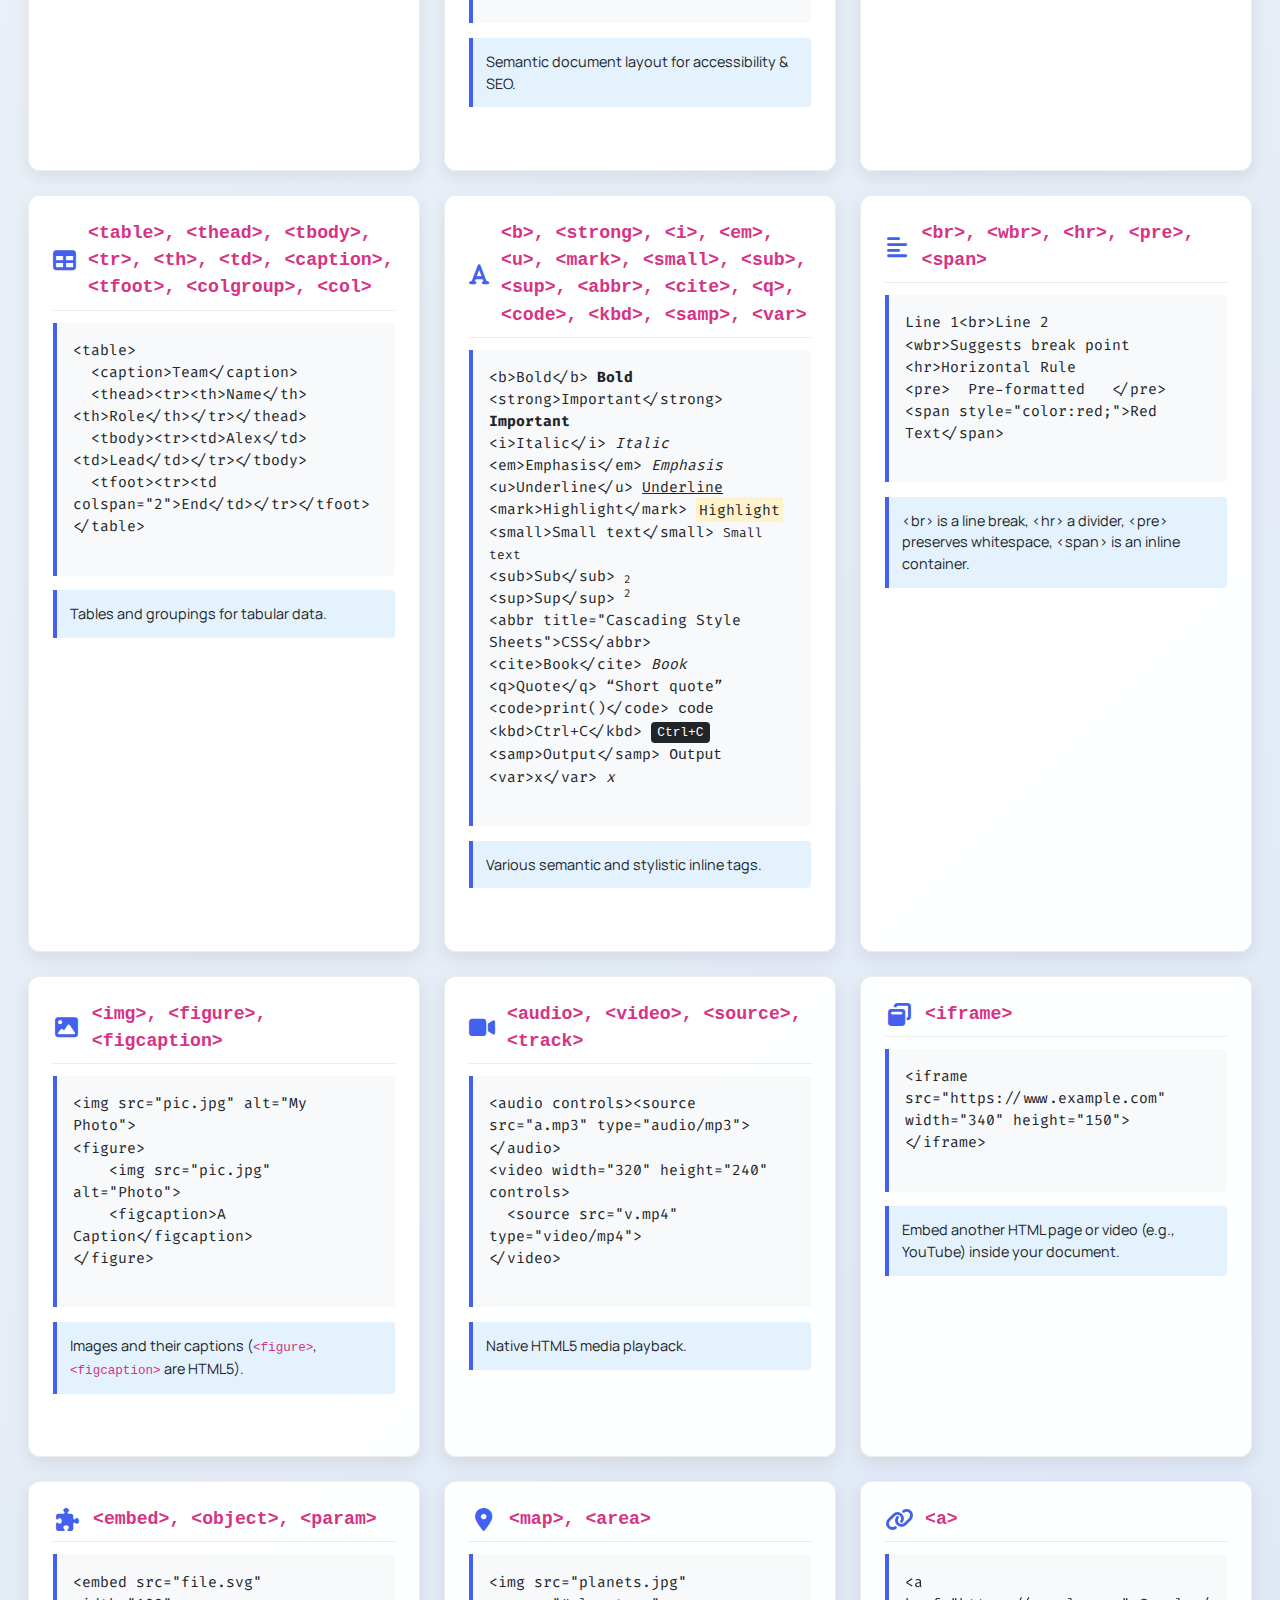
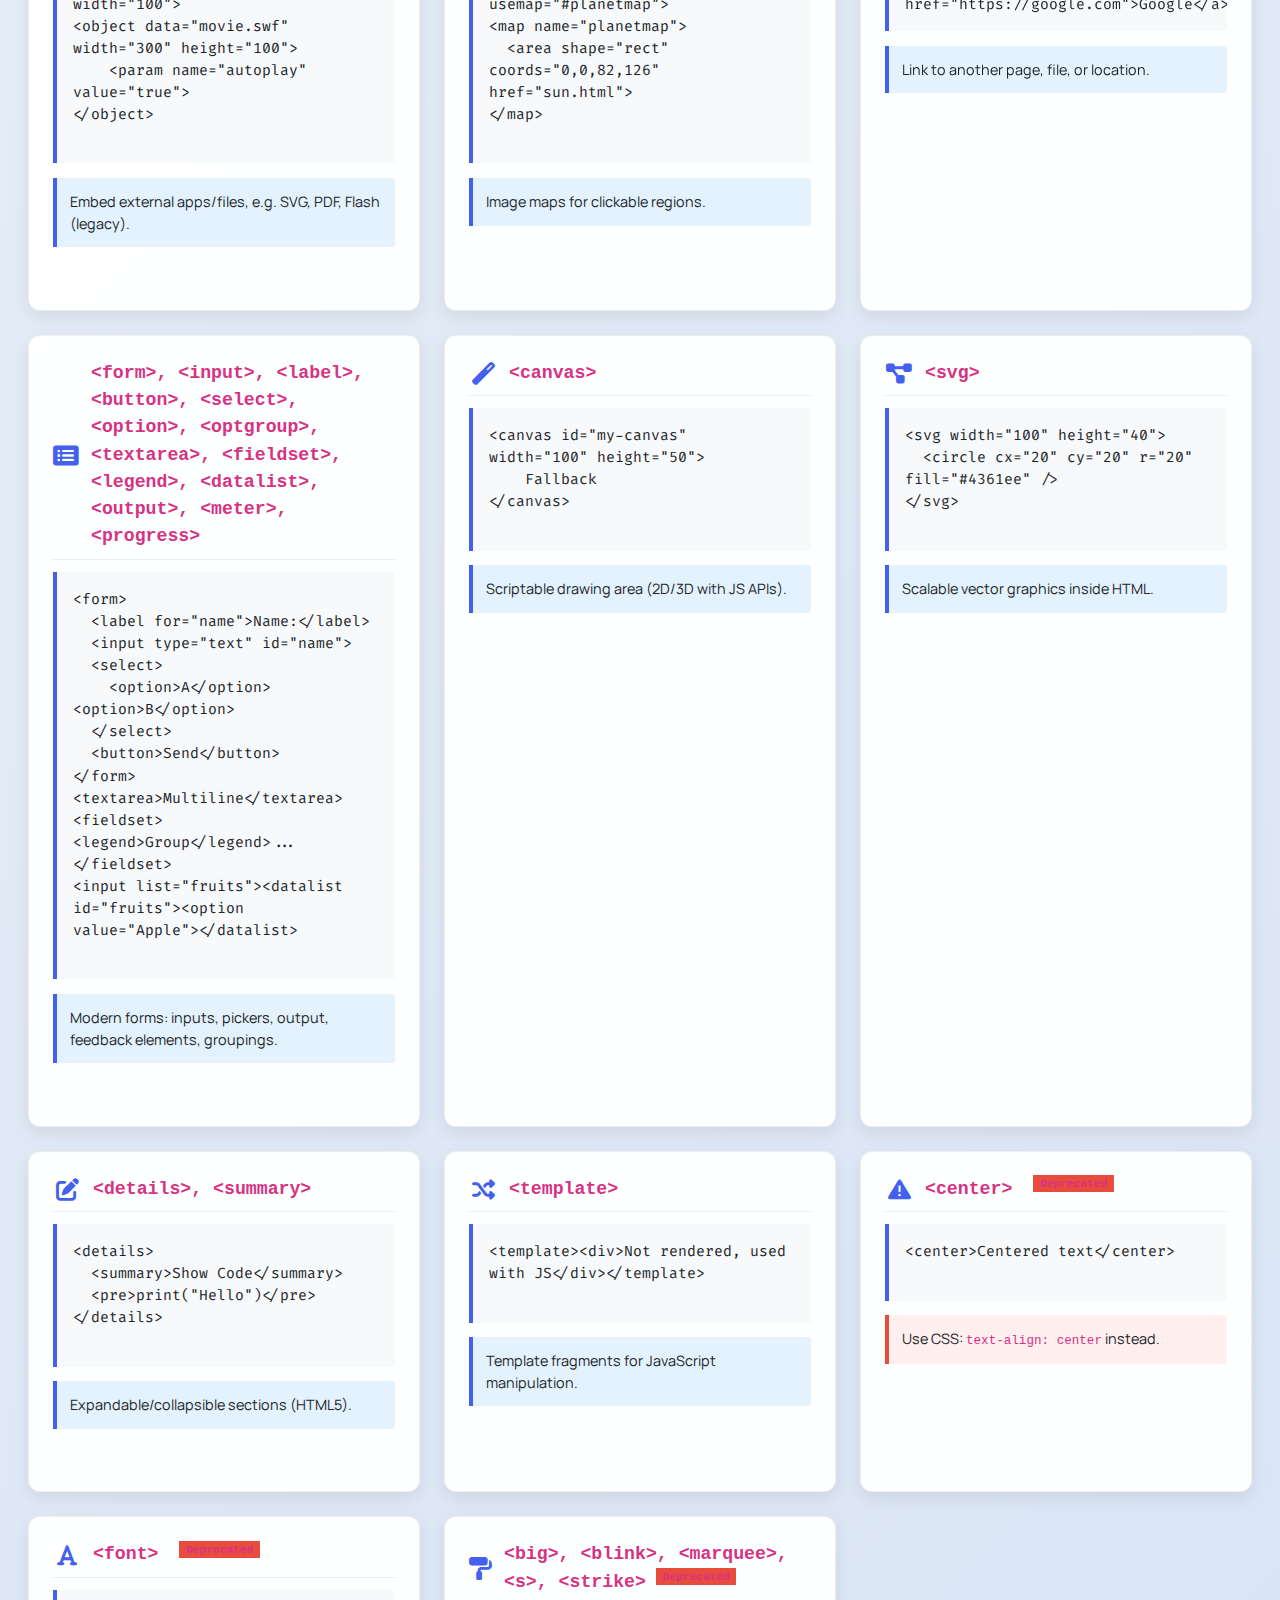
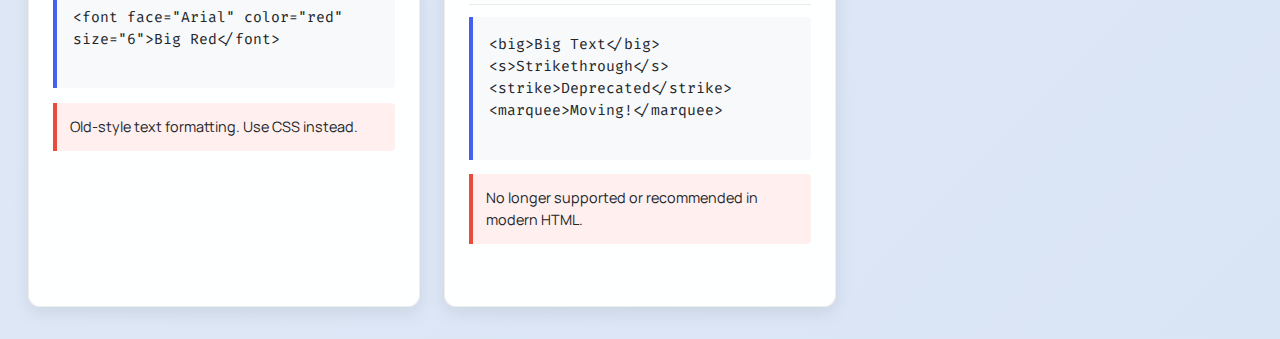
<file: test.html>
<!DOCTYPE html>
<html lang="en">

<head>
    <meta charset="UTF-8">
    <meta name="viewport" content="width=device-width, initial-scale=1.0">
    <title>Complete HTML Tags Reference</title>
    <link href="https://cdn.jsdelivr.net/npm/bootstrap@5.3.0/dist/css/bootstrap.min.css" rel="stylesheet">
    <link href="https://fonts.googleapis.com/css2?family=Manrope:wght@400;500;700&family=Fira+Code:wght@400;500&display=swap" rel="stylesheet">
    <link rel="stylesheet" href="https://cdnjs.cloudflare.com/ajax/libs/font-awesome/6.4.0/css/all.min.css">

    <style>
        /* ... Keep previous CSS exactly as in your example ... */
        :root {
            --primary-color: #4361ee;
            --secondary-color: #3a0ca3;
            --accent-color: #7209b7;
            --light-color: #f8f9fa;
            --dark-color: #212529;
            --success-color: #2ec4b6;
            --warning-color: #ff9f1c;
        }
        * { box-sizing: border-box; }

        body {
            background: linear-gradient(135deg, #f0f4f8 0%, #d9e4f5 100%);
            font-family: 'Manrope', sans-serif;
            padding: 2rem 1rem;
            color: var(--dark-color);
            min-height: 100vh;
        }

        .container {
            max-width: 1400px;
            margin: 0 auto;
        }

        .header {
            text-align: center;
            margin-bottom: 3rem;
            padding: 1.5rem;
            background: rgba(255, 255, 255, 0.8);
            border-radius: 16px;
            box-shadow: 0 4px 12px rgba(0,0,0,0.08);
        }

        h1 {
            font-weight: 800;
            font-size: 2.8rem;
            margin-bottom: 1rem;
            background: linear-gradient(to right, var(--primary-color), var(--accent-color));
            -webkit-background-clip: text;
            -webkit-text-fill-color: transparent;
            background-clip: text;
            letter-spacing: -0.5px;
        }

        .subtitle {
            color: #5a6268;
            font-size: 1.15rem;
            max-width: 800px;
            margin: 0 auto;
            line-height: 1.6;
        }

        .glass-card {
            background: rgba(255, 255, 255, 0.97);
            border-radius: 12px;
            box-shadow: 0 6px 18px rgba(0,0,0,0.08);
            border: 1px solid rgba(200,200,200,0.3);
            padding: 1.5em;
            margin-bottom: 1.5rem;
            height: 100%;
            overflow: hidden;
            position: relative;
            transition: all 0.3s ease;
        }
        .glass-card:hover {
            transform: translateY(-7px);
            box-shadow: 0 14px 28px rgba(0,0,0,0.15);
        }

        .card-title {
            font-size: 1.3rem;
            font-weight: 700;
            color: var(--primary-color);
            margin-bottom: 0.75rem;
            display: flex;
            align-items: center;
            padding-bottom: 8px;
            border-bottom: 1px solid rgba(0,0,0,0.08);
        }
        .card-title i {
            margin-right: 12px;
            font-size: 1.1em;
            width: 28px;
            text-align: center;
        }

        pre {
            font-family: 'Fira Code', monospace;
            background: #f8f9fb;
            border-left: 4px solid var(--primary-color);
            padding: 1.1em;
            margin-bottom: 1em;
            font-size: 0.92rem;
            border-radius: 0 4px 4px 0;
            overflow-x: auto;
            line-height: 1.5;
            white-space: pre-wrap;
            tab-size: 2;
        }
        .output-box {
            background: #fff;
            border: 1px solid #e3e8f0;
            border-radius: 8px;
            padding: 1.2em;
            font-size: 0.95rem;
            min-height: 70px;
            margin-top: 0.8rem;
            box-shadow: inset 0 1px 4px rgba(0,0,0,0.05);
        }

        .note {
            background-color: #e3f2fd;
            border-left: 4px solid var(--primary-color);
            padding: 0.9em;
            margin: 1em 0;
            font-size: 0.9rem;
            border-radius: 0 4px 4px 0;
            line-height: 1.5;
        }
        .deprecated {
            background-color: #ffefef;
            border-left: 4px solid #e74c3c;
        }
        .badge-new {
            background: var(--success-color);
            font-size: 0.7rem;
            padding: 0.25em 0.6em;
            margin-left: 10px;
            vertical-align: super;
        }
        .badge-deprecated {
            background: #e74c3c;
            font-size: 0.7rem;
            padding: 0.25em 0.6em;
            margin-left: 10px;
            vertical-align: super;
        }
        .scroll-top {
            position: fixed;
            bottom: 30px;
            right: 30px;
            width: 50px;
            height: 50px;
            background: var(--primary-color);
            color: white;
            border-radius: 50%;
            display: flex;
            align-items: center;
            justify-content: center;
            cursor: pointer;
            box-shadow: 0 4px 10px rgba(0, 0, 0, 0.2);
            opacity: 0;
            transition: opacity 0.3s;
            z-index: 1000;
        }
        .scroll-top.show {
            opacity: 1;
        }
        @media (max-width: 992px) {
            h1 { font-size: 2.3rem; }
            .subtitle { font-size: 1.05rem; }
        }
        @media (max-width: 768px) {
            body { padding: 1rem; }
            h1 { font-size: 2rem; }
            .tag-category { font-size: 1.2rem; }
        }
    </style>
</head>

<body>
    <div class="container">
        <div class="header">
            <h1>HTML Tags Reference</h1>
            <div class="subtitle">
                A visual, searchable reference for nearly every HTML tag.<br>
                <span style="color:#4361ee;">Semantic, Layout, Multimedia, Forms, Metadata, Scripting &amp; More!</span>
            </div>
        </div>

        <!-- Start of HTML cards -->
        <div class="row row-cols-1 row-cols-md-2 row-cols-lg-3 g-4">

            <!-- Basic root/document tags -->
            <div class="col"> <div class="glass-card">
                <div class="card-title"><i class="fas fa-file-code"></i> <code>&lt;!DOCTYPE&gt;</code></div>
                <pre>&lt;!DOCTYPE html&gt;</pre>
                <div class="note">Declares the document type. Must be first line in every HTML5 document.</div>
            </div></div>
            <div class="col"> <div class="glass-card">
                <div class="card-title"><i class="fas fa-code"></i> <code>&lt;html&gt;</code></div>
                <pre>&lt;html lang="en"&gt; ... &lt;/html&gt;</pre>
                <div class="note">Root element for all HTML pages.</div>
            </div></div>
            <div class="col"> <div class="glass-card">
                <div class="card-title"><i class="fas fa-heading"></i> <code>&lt;head&gt;</code></div>
                <pre>&lt;head&gt; ... &lt;/head&gt;</pre>
                <div class="note">Contains metadata, links to styles/scripts.</div>
            </div></div>
            <div class="col"> <div class="glass-card">
                <div class="card-title"><i class="fas fa-file-alt"></i> <code>&lt;body&gt;</code></div>
                <pre>&lt;body&gt; ... &lt;/body&gt;</pre>
                <div class="note">Contains the visible page content.</div>
            </div></div>


            <!-- Metadata -->
            <div class="col"> <div class="glass-card">
                <div class="card-title"><i class="fas fa-cogs"></i> <code>&lt;meta&gt;</code></div>
                <pre>&lt;meta charset="UTF-8"&gt;
&lt;meta name="viewport" content="width=device-width, initial-scale=1.0"&gt;
&lt;meta name="description" content="HTML5 Reference"&gt;</pre>
                <div class="note">Metadata about the page, not displayed.</div>
            </div></div>
            <div class="col"> <div class="glass-card">
                <div class="card-title"><i class="fas fa-link"></i> <code>&lt;link&gt;</code></div>
                <pre>&lt;link rel="stylesheet" href="style.css"&gt;
&lt;link rel="icon" href="favicon.ico"&gt;</pre>
                <div class="note">External resources: CSS, icons, fonts, etc.</div>
            </div></div>
            <div class="col"> <div class="glass-card">
                <div class="card-title"><i class="fas fa-heading"></i> <code>&lt;title&gt;</code></div>
                <pre>&lt;title&gt;My Page Title&lt;/title&gt;</pre>
                <div class="note">Browser tab title.</div>
            </div></div>
            <div class="col"> <div class="glass-card">
                <div class="card-title"><i class="fas fa-file-alt"></i> <code>&lt;base&gt;</code></div>
                <pre>&lt;base href="https://example.com/"&gt;</pre>
                <div class="note">Specifies base URL for all relative URLs in the doc.</div>
            </div></div>
            <div class="col"> <div class="glass-card">
                <div class="card-title"><i class="fas fa-scroll"></i> <code>&lt;style&gt;</code></div>
                <pre>&lt;style&gt; body { background: #eee; } &lt;/style&gt;</pre>
                <div class="note">Internal CSS styling. Goes in &lt;head&gt;.</div>
            </div></div>
            <div class="col"> <div class="glass-card">
                <div class="card-title"><i class="fas fa-file"></i> <code>&lt;script&gt;</code></div>
                <pre>&lt;script src="app.js"&gt;&lt;/script&gt;
&lt;script&gt;alert('Hi!');&lt;/script&gt;</pre>
                <div class="note">JavaScript code or references. May be in &lt;head&gt; or end of &lt;body&gt;.</div>
            </div></div>

            <!-- Semantic Structure -->
            <div class="col"><div class="glass-card">
                <div class="card-title"><i class="fas fa-project-diagram"></i> <code>&lt;header&gt;, &lt;nav&gt;, &lt;main&gt;, &lt;section&gt;, &lt;article&gt;, &lt;footer&gt;, &lt;aside&gt;</code></div>
                <pre>
&lt;header&gt;Site Top&lt;/header&gt;
&lt;nav&gt;Main Menu&lt;/nav&gt;
&lt;main&gt;Main Content&lt;/main&gt;
&lt;section&gt;Topic Section&lt;/section&gt;
&lt;article&gt;Independent Article&lt;/article&gt;
&lt;aside&gt;Sidebar&lt;/aside&gt;
&lt;footer&gt;Site Footer&lt;/footer&gt;
                </pre>
                <div class="note">Semantic document layout for accessibility & SEO.</div>
            </div></div>
            <div class="col"><div class="glass-card">
                <div class="card-title"><i class="fas fa-list-ul"></i> <code>&lt;ul&gt;, &lt;ol&gt;, &lt;li&gt;, &lt;dl&gt;, &lt;dt&gt;, &lt;dd&gt;</code></div>
                <pre>
&lt;ul&gt;&lt;li&gt;A&lt;/li&gt;&lt;li&gt;B&lt;/li&gt;&lt;/ul&gt;
&lt;ol&gt;&lt;li&gt;One&lt;/li&gt;&lt;li&gt;Two&lt;/li&gt;&lt;/ol&gt;
&lt;dl&gt;&lt;dt&gt;Term&lt;/dt&gt;&lt;dd&gt;Definition&lt;/dd&gt;&lt;/dl&gt;
                </pre>
                <div class="note">Unordered/ordered/definition lists.</div>
            </div></div>
            <div class="col"><div class="glass-card">
                <div class="card-title"><i class="fas fa-table"></i> <code>&lt;table&gt;, &lt;thead&gt;, &lt;tbody&gt;, &lt;tr&gt;, &lt;th&gt;, &lt;td&gt;, &lt;caption&gt;, &lt;tfoot&gt;, &lt;colgroup&gt;, &lt;col&gt;</code></div>
                <pre>
&lt;table&gt;
  &lt;caption&gt;Team&lt;/caption&gt;
  &lt;thead&gt;&lt;tr&gt;&lt;th&gt;Name&lt;/th&gt;&lt;th&gt;Role&lt;/th&gt;&lt;/tr&gt;&lt;/thead&gt;
  &lt;tbody&gt;&lt;tr&gt;&lt;td&gt;Alex&lt;/td&gt;&lt;td&gt;Lead&lt;/td&gt;&lt;/tr&gt;&lt;/tbody&gt;
  &lt;tfoot&gt;&lt;tr&gt;&lt;td colspan="2"&gt;End&lt;/td&gt;&lt;/tr&gt;&lt;/tfoot&gt;
&lt;/table&gt;
                </pre>
                <div class="note">Tables and groupings for tabular data.</div>
            </div></div>

            <!-- Inline/Text Formatting -->
            <div class="col"><div class="glass-card">
                <div class="card-title"><i class="fas fa-font"></i> <code>&lt;b&gt;, &lt;strong&gt;, &lt;i&gt;, &lt;em&gt;, &lt;u&gt;, &lt;mark&gt;, &lt;small&gt;, &lt;sub&gt;, &lt;sup&gt;, &lt;abbr&gt;, &lt;cite&gt;, &lt;q&gt;, &lt;code&gt;, &lt;kbd&gt;, &lt;samp&gt;, &lt;var&gt;</code></div>
                <pre>
&lt;b&gt;Bold&lt;/b&gt; <b>Bold</b>
&lt;strong&gt;Important&lt;/strong&gt; <strong>Important</strong>
&lt;i&gt;Italic&lt;/i&gt; <i>Italic</i>
&lt;em&gt;Emphasis&lt;/em&gt; <em>Emphasis</em>
&lt;u&gt;Underline&lt;/u&gt; <u>Underline</u>
&lt;mark&gt;Highlight&lt;/mark&gt; <mark>Highlight</mark>
&lt;small&gt;Small text&lt;/small&gt; <small>Small text</small>
&lt;sub&gt;Sub&lt;/sub&gt; <sub>2</sub>
&lt;sup&gt;Sup&lt;/sup&gt; <sup>2</sup>
&lt;abbr title="Cascading Style Sheets"&gt;CSS&lt;/abbr&gt;
&lt;cite&gt;Book&lt;/cite&gt; <cite>Book</cite>
&lt;q&gt;Quote&lt;/q&gt; <q>Short quote</q>
&lt;code&gt;print()&lt;/code&gt; <code>code</code>
&lt;kbd&gt;Ctrl+C&lt;/kbd&gt; <kbd>Ctrl+C</kbd>
&lt;samp&gt;Output&lt;/samp&gt; <samp>Output</samp>
&lt;var&gt;x&lt;/var&gt; <var>x</var>
                </pre>
                <div class="note">Various semantic and stylistic inline tags.</div>
            </div></div>
            <div class="col"><div class="glass-card">
                <div class="card-title"><i class="fas fa-align-left"></i> <code>&lt;br&gt;, &lt;wbr&gt;, &lt;hr&gt;, &lt;pre&gt;, &lt;span&gt;</code></div>
                <pre>
Line 1&lt;br&gt;Line 2
&lt;wbr&gt;Suggests break point
&lt;hr&gt;Horizontal Rule
&lt;pre&gt;  Pre-formatted   &lt;/pre&gt;
&lt;span style="color:red;"&gt;Red Text&lt;/span&gt;
                </pre>
                <div class="note">&lt;br&gt; is a line break, &lt;hr&gt; a divider, &lt;pre&gt; preserves whitespace, &lt;span&gt; is an inline container.</div>
            </div></div>

            <!-- Multimedia & Embedded -->
            <div class="col"><div class="glass-card">
                <div class="card-title"><i class="fas fa-image"></i> <code>&lt;img&gt;, &lt;figure&gt;, &lt;figcaption&gt;</code></div>
                <pre>
&lt;img src="pic.jpg" alt="My Photo"&gt;
&lt;figure&gt;
    &lt;img src="pic.jpg" alt="Photo"&gt;
    &lt;figcaption&gt;A Caption&lt;/figcaption&gt;
&lt;/figure&gt;
                </pre>
                <div class="note">Images and their captions (<code>&lt;figure&gt;</code>, <code>&lt;figcaption&gt;</code> are HTML5).</div>
            </div></div>
            <div class="col"><div class="glass-card">
                <div class="card-title"><i class="fas fa-video"></i> <code>&lt;audio&gt;, &lt;video&gt;, &lt;source&gt;, &lt;track&gt;</code></div>
                <pre>
&lt;audio controls&gt;&lt;source src="a.mp3" type="audio/mp3"&gt;&lt;/audio&gt;
&lt;video width="320" height="240" controls&gt;
  &lt;source src="v.mp4" type="video/mp4"&gt;
&lt;/video&gt;
                </pre>
                <div class="note">Native HTML5 media playback.</div>
            </div></div>
            <div class="col"><div class="glass-card">
                <div class="card-title"><i class="fas fa-window-restore"></i> <code>&lt;iframe&gt;</code></div>
                <pre>
&lt;iframe src="https://www.example.com" width="340" height="150"&gt;&lt;/iframe&gt;
                </pre>
                <div class="note">Embed another HTML page or video (e.g., YouTube) inside your document.</div>
            </div></div>
            <div class="col"><div class="glass-card">
                <div class="card-title"><i class="fas fa-puzzle-piece"></i> <code>&lt;embed&gt;, &lt;object&gt;, &lt;param&gt;</code></div>
                <pre>
&lt;embed src="file.svg" width="100"&gt;
&lt;object data="movie.swf" width="300" height="100"&gt;
    &lt;param name="autoplay" value="true"&gt;
&lt;/object&gt;
                </pre>
                <div class="note">Embed external apps/files, e.g. SVG, PDF, Flash (legacy).</div>
            </div></div>
            <div class="col"><div class="glass-card">
                <div class="card-title"><i class="fas fa-map-marker-alt"></i> <code>&lt;map&gt;, &lt;area&gt;</code></div>
                <pre>
&lt;img src="planets.jpg" usemap="#planetmap"&gt;
&lt;map name="planetmap"&gt;
  &lt;area shape="rect" coords="0,0,82,126" href="sun.html"&gt;
&lt;/map&gt;
                </pre>
                <div class="note">Image maps for clickable regions.</div>
            </div></div>

            <!-- Hyperlinks -->
            <div class="col"><div class="glass-card">
                <div class="card-title"><i class="fas fa-link"></i> <code>&lt;a&gt;</code></div>
                <pre>&lt;a href="https://google.com"&gt;Google&lt;/a&gt;</pre>
                <div class="note">Link to another page, file, or location.</div>
            </div></div>

            <!-- Forms -->
            <div class="col"><div class="glass-card">
                <div class="card-title"><i class="fas fa-list-alt"></i> <code>&lt;form&gt;, &lt;input&gt;, &lt;label&gt;, &lt;button&gt;, &lt;select&gt;, &lt;option&gt;, &lt;optgroup&gt;, &lt;textarea&gt;, &lt;fieldset&gt;, &lt;legend&gt;, &lt;datalist&gt;, &lt;output&gt;, &lt;meter&gt;, &lt;progress&gt;</code></div>
                <pre>
&lt;form&gt;
  &lt;label for="name"&gt;Name:&lt;/label&gt;
  &lt;input type="text" id="name"&gt;
  &lt;select&gt;
    &lt;option&gt;A&lt;/option&gt;&lt;option&gt;B&lt;/option&gt;
  &lt;/select&gt;
  &lt;button&gt;Send&lt;/button&gt;
&lt;/form&gt;
&lt;textarea&gt;Multiline&lt;/textarea&gt;
&lt;fieldset&gt;&lt;legend&gt;Group&lt;/legend&gt;...&lt;/fieldset&gt;
&lt;input list="fruits"&gt;&lt;datalist id="fruits"&gt;&lt;option value="Apple"&gt;&lt;/datalist&gt;
                </pre>
                <div class="note">Modern forms: inputs, pickers, output, feedback elements, groupings.</div>
            </div></div>

            <!-- Scripting and programmatic elements -->
            <div class="col"><div class="glass-card">
                <div class="card-title"><i class="fas fa-magic"></i> <code>&lt;canvas&gt;</code></div>
                <pre>
&lt;canvas id="my-canvas" width="100" height="50"&gt;
    Fallback
&lt;/canvas&gt;
                </pre>
                <div class="note">Scriptable drawing area (2D/3D with JS APIs).</div>
            </div></div>
            <div class="col"><div class="glass-card">
                <div class="card-title"><i class="fas fa-project-diagram"></i> <code>&lt;svg&gt;</code></div>
                <pre>
&lt;svg width="100" height="40"&gt;
  &lt;circle cx="20" cy="20" r="20" fill="#4361ee" /&gt;
&lt;/svg&gt;
                </pre>
                <div class="note">Scalable vector graphics inside HTML.</div>
            </div></div>

            <!-- Miscellaneous -->
            <div class="col"><div class="glass-card">
                <div class="card-title"><i class="fas fa-edit"></i> <code>&lt;details&gt;, &lt;summary&gt;</code></div>
                <pre>
&lt;details&gt;
  &lt;summary&gt;Show Code&lt;/summary&gt;
  &lt;pre&gt;print("Hello")&lt;/pre&gt;
&lt;/details&gt;
                </pre>
                <div class="note">Expandable/collapsible sections (HTML5).</div>
            </div></div>
            <div class="col"><div class="glass-card">
                <div class="card-title"><i class="fas fa-random"></i> <code>&lt;template&gt;</code></div>
                <pre>
&lt;template&gt;&lt;div&gt;Not rendered, used with JS&lt;/div&gt;&lt;/template&gt;
                </pre>
                <div class="note">Template fragments for JavaScript manipulation.</div>
            </div></div>

            <!-- Obsolete/Deprecated -->
            <div class="col"><div class="glass-card">
                <div class="card-title"><i class="fas fa-exclamation-triangle"></i>
                    <code>&lt;center&gt; <span class="badge-deprecated">Deprecated</span></code>
                </div>
                <pre>
&lt;center&gt;Centered text&lt;/center&gt;
                </pre>
                <div class="note deprecated">Use CSS: <code>text-align: center</code> instead.</div>
            </div></div>
            <div class="col"><div class="glass-card">
                <div class="card-title"><i class="fas fa-font"></i> <code>&lt;font&gt; <span class="badge-deprecated">Deprecated</span></code></div>
                <pre>
&lt;font face="Arial" color="red" size="6"&gt;Big Red&lt;/font&gt;
                </pre>
                <div class="note deprecated">Old-style text formatting. Use CSS instead.</div>
            </div></div>
            <div class="col"><div class="glass-card">
                <div class="card-title"><i class="fas fa-paint-roller"></i> <code>&lt;big&gt;, &lt;blink&gt;, &lt;marquee&gt;, &lt;s&gt;, &lt;strike&gt;<span class="badge-deprecated">Deprecated</span></code></div>
                <pre>
&lt;big&gt;Big Text&lt;/big&gt;
&lt;s&gt;Strikethrough&lt;/s&gt; 
&lt;strike&gt;Deprecated&lt;/strike&gt;
&lt;marquee&gt;Moving!&lt;/marquee&gt;
                </pre>
                <div class="note deprecated">No longer supported or recommended in modern HTML.</div>
            </div></div>

        </div>
        <!-- End of cards -->

        <div class="scroll-top" id="scrollTop">
            <i class="fas fa-arrow-up"></i>
        </div>
    </div>

    <script>
        // Scroll to top functionality same as your original
        const scrollTopBtn = document.getElementById('scrollTop');
        window.addEventListener('scroll', () => {
            if (window.pageYOffset > 300) {
                scrollTopBtn.classList.add('show');
            } else {
                scrollTopBtn.classList.remove('show');
            }
        });
        scrollTopBtn.addEventListener('click', () => {
            window.scrollTo({ top: 0, behavior: 'smooth' });
        });
    </script>
</body>
</html>
</file>
